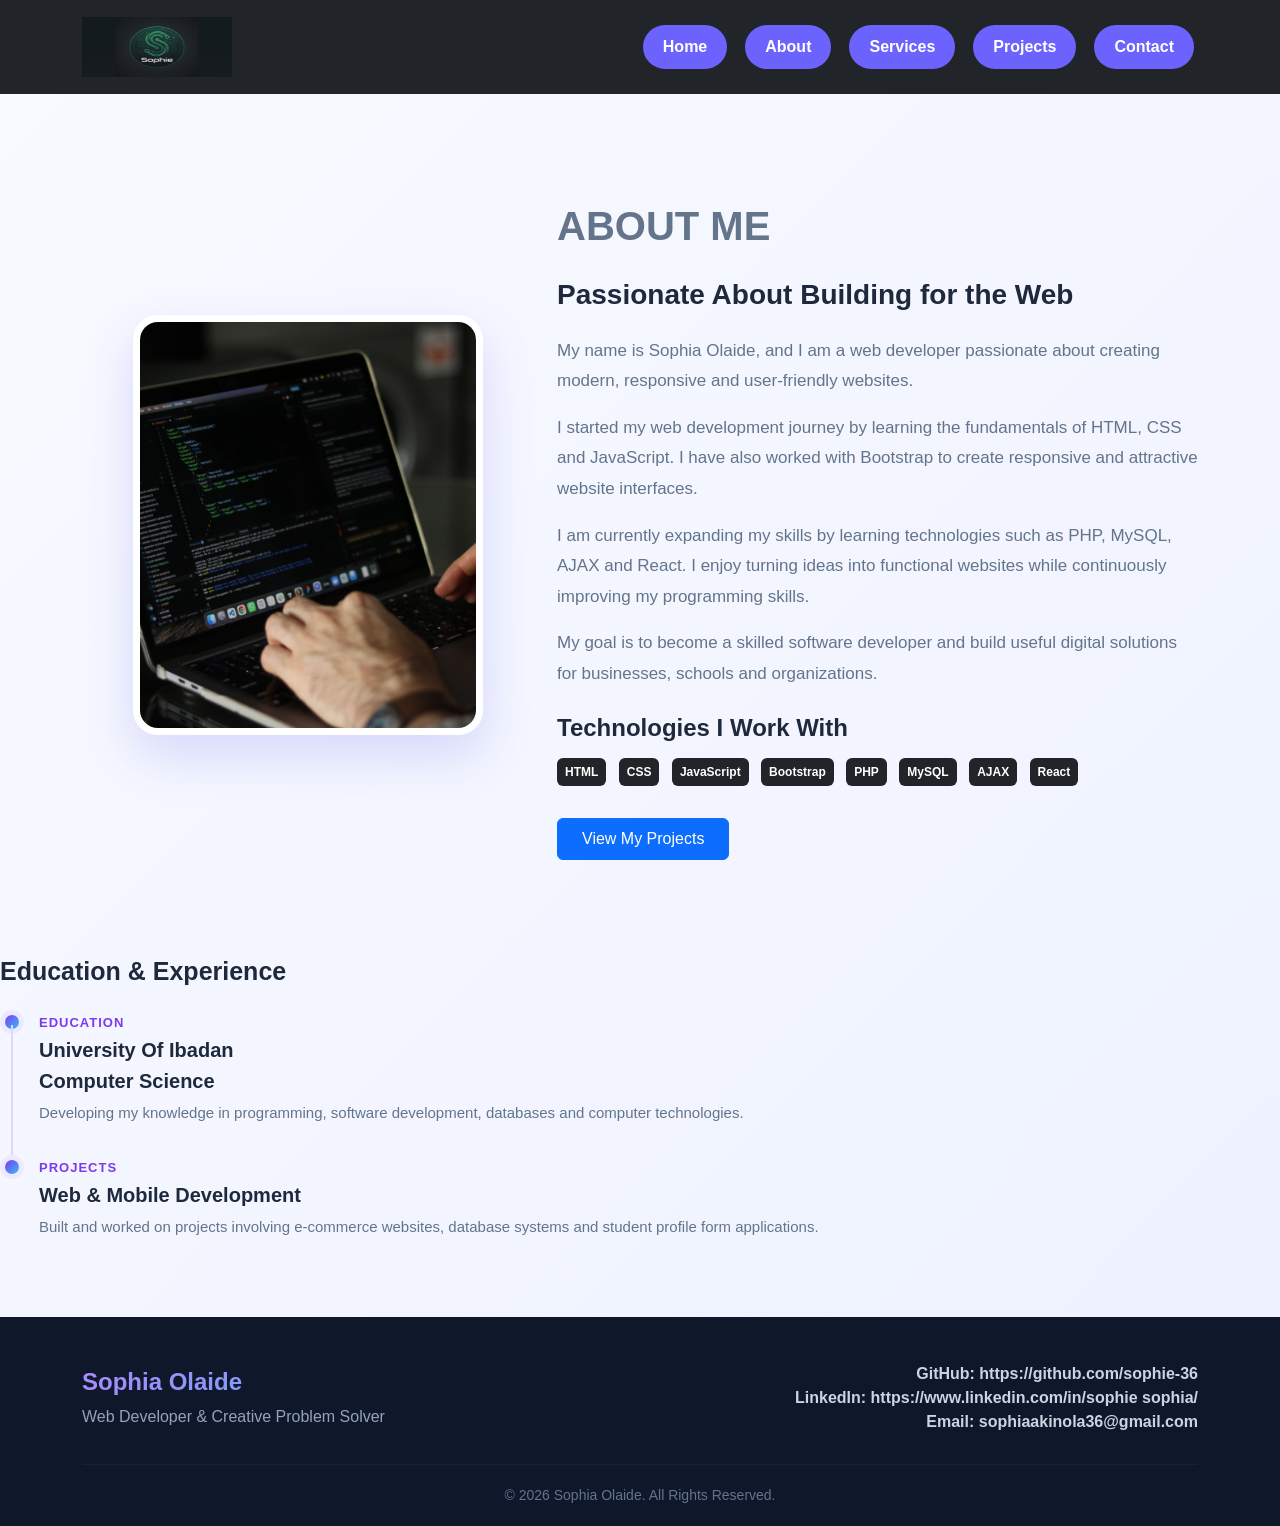
<file: about.html>
<!DOCTYPE html>
<html lang="en">

<head>
    <meta charset="UTF-8">
    <meta name="viewport" content="width=device-width, initial-scale=1.0">

    <title>About Me |Akinola Sophia Olaide </title>

    <!-- Bootstrap CSS -->
    <link
        href="https://cdn.jsdelivr.net/npm/bootstrap@5.3.3/dist/css/bootstrap.min.css"
        rel="stylesheet"
    >

    <!-- Custom CSS -->
    <link rel="stylesheet" href="css/style.css">
	<script
    src="https://cdn.jsdelivr.net/npm/bootstrap@5.3.3/dist/js/bootstrap.bundle.min.js">
</script>

</head>

<body>

<!-- ================================
     NAVBAR START
================================ -->

<nav class="navbar navbar-expand-lg navbar-dark custom-navbar">

    <div class="container">

        <a class="navbar-brand fw-bold" href="index.html">
            <img src="image/sophielogo.jpeg"
                 alt="sophieLogo"
                 class="site-logo" width="150px"  height="60px">
        </a>

        <button
            class="navbar-toggler"
            type="button"
            data-bs-toggle="collapse"
            data-bs-target="#navbarMenu"
            aria-controls="navbarMenu"
            aria-expanded="false"
            aria-label="Toggle navigation"
        >
            <span class="navbar-toggler-icon"></span>
        </button>

        <div class="collapse navbar-collapse" id="navbarMenu">

            <ul class="navbar-nav ms-auto">

                <li class="nav-item">
                    <a class="nav-link" href="index.html">
                        Home
                    </a>
                </li>

                <li class="nav-item">
                    <a class="nav-link active" href="about.html">
                        About
                    </a>
                </li>

                <li class="nav-item">
                    <a class="nav-link" href="services.html">
                        Services
                    </a>
                </li>

                <li class="nav-item">
                    <a class="nav-link" href="projects.html">
                        Projects
                    </a>
                </li>

                <li class="nav-item">
                    <a class="nav-link" href="contact.html">
                        Contact
                    </a>
                </li>

            </ul>

        </div>

    </div>

</nav>

<!-- ================================
     NAVBAR END
================================ -->


<!-- ================================
     ABOUT HERO START
================================ -->

<section class="about-section py-5">

    <div class="container py-5">

        <div class="row align-items-center">

            <!-- ABOUT IMAGE -->

            <div class="col-lg-5 mb-5 mb-lg-0">

                <div class="about-image">

                    <img
                        src="image/coders.jpg"
                        alt="Sophia Olaide"
						height="300px"
						width="350px"
                    >

                </div>

            </div>


            <!-- ABOUT TEXT -->

            <div class="col-lg-7">

                <p class="section-intro;" style="font-size: 40px;">
                 <b> ABOUT ME</b>
                </p>

                <h3 class="fw-bold mb-4">
                    Passionate About Building for the Web
                </h3>

                <p>
                    My name is Sophia Olaide, and I am a web developer
                    passionate about creating modern, responsive and
                    user-friendly websites.
                </p>

                <p>
                    I started my web development journey by learning
                    the fundamentals of HTML, CSS and JavaScript. I
                    have also worked with Bootstrap to create responsive
                    and attractive website interfaces.
                </p>

                <p>
                    I am currently expanding my skills by learning
                    technologies such as PHP, MySQL, AJAX and React.
                    I enjoy turning ideas into functional websites
                    while continuously improving my programming skills.
                </p>

                <p>
                    My goal is to become a skilled software developer
                    and build useful digital solutions for businesses,
                    schools and organizations.
                </p>


                <!-- SKILLS -->

                <div class="mt-4">

                    <h4 class="fw-bold mb-3">
                        Technologies I Work With
                    </h4>

                    <span class="badge bg-dark p-2 me-2 mb-2">
                        HTML
                    </span>

                    <span class="badge bg-dark p-2 me-2 mb-2">
                        CSS
                    </span>

                    <span class="badge bg-dark p-2 me-2 mb-2">
                        JavaScript
                    </span>

                    <span class="badge bg-dark p-2 me-2 mb-2">
                        Bootstrap
                    </span>

                    <span class="badge bg-dark p-2 me-2 mb-2">
                        PHP
                    </span>

                    <span class="badge bg-dark p-2 me-2 mb-2">
                        MySQL
                    </span>

                    <span class="badge bg-dark p-2 me-2 mb-2">
                        AJAX
                    </span>

                    <span class="badge bg-dark p-2 me-2 mb-2">
                        React
                    </span>

                </div>


                <!-- BUTTON -->

                <div class="mt-4">

                    <a
                        href="projects.html"
                        class="btn btn-primary px-4 py-2"
                    >
                        View My Projects
                    </a>
					

                </div>

            </div>

        </div>

    </div>

<!-- =================================
     EDUCATION / EXPERIENCE
================================= -->

<div class="timeline-section mt-5">

    <h4 class="fw-bold mb-4">
        Education & Experience
    </h4>


    <!-- EDUCATION -->

    <div class="timeline-item">

        <div class="timeline-dot"></div>

        <div>

            <span class="timeline-date">
                Education
            </span>

            <h5>
                University Of Ibadan
            </h5>
			
			<h5> Computer Science </h5>

            <p>
                Developing my knowledge in programming,
                software development, databases and computer
                technologies.
            </p>

        </div>

    </div>


    <!-- PROJECT EXPERIENCE -->

    <div class="timeline-item">

        <div class="timeline-dot"></div>

        <div>

            <span class="timeline-date">
                Projects
            </span>

            <h5>
                Web & Mobile Development
            </h5>

            <p>
                Built and worked on projects involving
                e-commerce websites, database systems and
                student profile form applications.
            </p>

        </div>

    </div>

</div>
</section>

<!-- =================================
     FOOTER START
================================= -->

<footer class="portfolio-footer">

    <div class="container">

        <div class="row align-items-center">

            <!-- NAME -->

            <div class="col-md-6 text-center text-md-start">

                <h4>
                    Sophia Olaide
                </h4>

                <p>
                    Web Developer & Creative Problem Solver
                </p>

            </div>


            <!-- SOCIAL LINKS -->

            <div class="col-md-6 text-center text-md-end">

                <a href="#" class="footer-link">
                    GitHub:  https://github.com/sophie-36
                </a>

                <a href="#" class="footer-link">
                    
					LinkedIn: https://www.linkedin.com/in/sophie sophia/
                </a>

                <a href="#" class="footer-link">
                    Email: sophiaakinola36@gmail.com
                </a>

            </div>

        </div>


        <hr>


        <div class="text-center">

            <p class="copyright">
                © 2026 Sophia Olaide. All Rights Reserved.
            </p>

        </div>

    </div>

</footer>

<!-- =================================
     FOOTER END
================================= -->


</body>
</html>
</file>
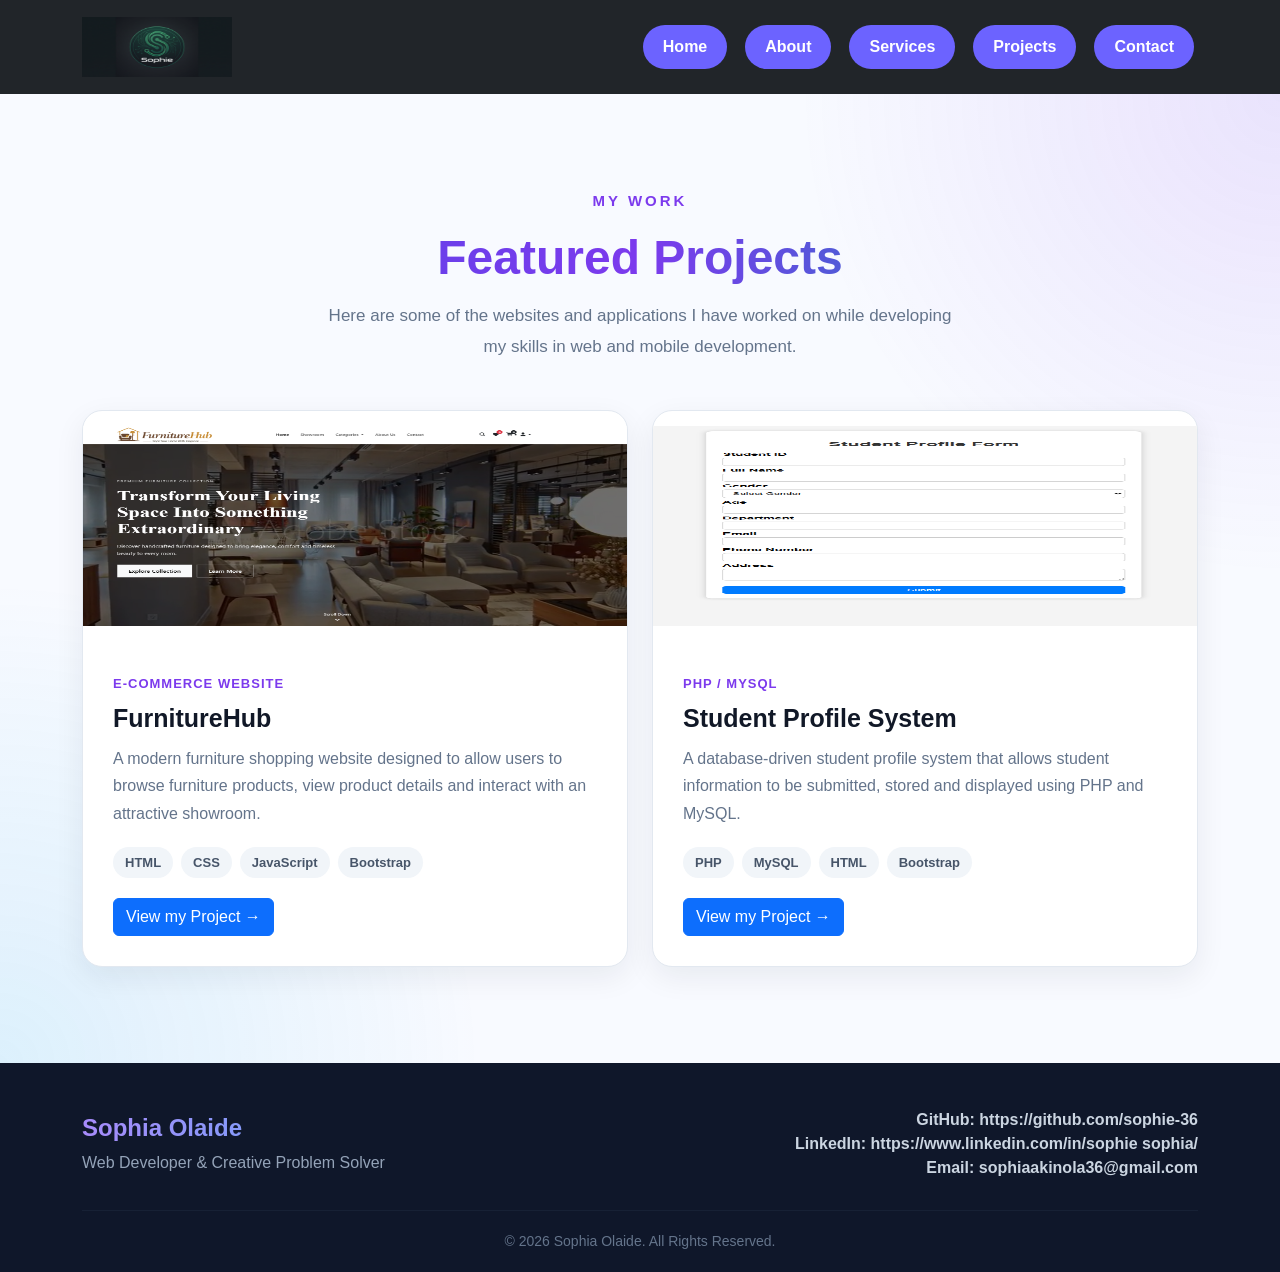
<file: projects.html>
<!DOCTYPE html>
<html lang="en">

<head>

    <meta charset="UTF-8">

    <meta name="viewport" content="width=device-width, initial-scale=1.0">

    <title>Projects | Sophia Olaide</title>

    <!-- Bootstrap CSS -->
    <link
        href="https://cdn.jsdelivr.net/npm/bootstrap@5.3.3/dist/css/bootstrap.min.css"
        rel="stylesheet"
    >

    <!-- Custom CSS -->
    <link rel="stylesheet" href="css/style.css">
	<script
    src="https://cdn.jsdelivr.net/npm/bootstrap@5.3.3/dist/js/bootstrap.bundle.min.js">
</script>

</head>


<body>


<!-- =================================
     NAVBAR START
================================= -->

<nav class="navbar navbar-expand-lg navbar-dark custom-navbar">

    <div class="container">

            <a class="navbar-brand fw-bold" href="index.html">
            <img src="image/sophielogo.jpeg"
                 alt="sophieLogo"
                 class="site-logo" width="150px"  height="60px">
        </a>


        <button
            class="navbar-toggler"
            type="button"
            data-bs-toggle="collapse"
            data-bs-target="#navbarMenu"
        >

            <span class="navbar-toggler-icon"></span>

        </button>


        <div class="collapse navbar-collapse" id="navbarMenu">

            <ul class="navbar-nav ms-auto">

                <li class="nav-item">
                    <a class="nav-link" href="index.html">
                        Home
                    </a>
                </li>


                <li class="nav-item">
                    <a class="nav-link" href="about.html">
                        About
                    </a>
                </li>


                <li class="nav-item">
                    <a class="nav-link" href="services.html">
                        Services
                    </a>
                </li>


                <li class="nav-item">
                    <a class="nav-link active" href="projects.html">
                        Projects
                    </a>
                </li>


                <li class="nav-item">
                    <a class="nav-link" href="contact.html">
                        Contact
                    </a>
                </li>

            </ul>

        </div>

    </div>

</nav>

<!-- =================================
     NAVBAR END
================================= -->



<!-- =================================
     PROJECTS SECTION START
================================= -->

<section class="projects-section py-5">

    <div class="container py-5">


        <!-- PAGE INTRO -->

        <div class="text-center mb-5">

            <p class="section-intro">
                MY WORK
            </p>


            <h1 class="projects-title">
                Featured Projects
            </h1>


            <p class="projects-description">

                Here are some of the websites and applications
                I have worked on while developing my skills
                in web and mobile development.

            </p>

        </div>



        <!-- =================================
             PROJECT CARDS
        ================================= -->


        <div class="row g-4">



            <!-- PROJECT 1 -->

            <div class="col-md-6 col-lg-6">

                <div class="project-card">
         <div class="project-image">

    <img
        src="image/furniturehub-homepage.png"
        alt="FurnitureHub website" height="200px" width="800px">

</div>                    


                    <div class="project-content">

                        <span class="project-category">
                            E-commerce Website
                        </span>


                        <h3>
                            FurnitureHub
                        </h3>


                        <p>

                            A modern furniture shopping website
                            designed to allow users to browse
                            furniture products, view product details
                            and interact with an attractive showroom.

                        </p>


                        <div class="project-tech">

                            <span>HTML</span>
                            <span>CSS</span>
                            <span>JavaScript</span>
                            <span>Bootstrap</span>

                        </div>
<a class="btn btn-primary" href="furniturehub.html">View my Project →</a>
                    </div>

                </div>

            </div
            <!-- PROJECT 2 -->

            <div class="col-md-6 col-lg-6">

                <div class="project-card">

                     <div class="project-image">

    <img
        src="image/studentprofile.png"
        alt="FurnitureHub website" height="200px" width="800px">

</div>


                    <div class="project-content">

                        <span class="project-category">
                            PHP / MySQL
                        </span>


                        <h3>
                            Student Profile System
                        </h3>


                        <p>

                            A database-driven student profile system
                            that allows student information to be
                            submitted, stored and displayed using
                            PHP and MySQL.

                        </p>


                        <div class="project-tech">

                            <span>PHP</span>
                            <span>MySQL</span>
                            <span>HTML</span>
                            <span>Bootstrap</span>

                        </div>
						<a class="btn btn-primary" href="studentprofile.html">View my Project →</a>
						
                    </div>

                </div>

            </div>

</section>
<!-- =================================
     FOOTER START
================================= -->

<footer class="portfolio-footer">

    <div class="container">

        <div class="row align-items-center">

            <!-- NAME -->

            <div class="col-md-6 text-center text-md-start">

                <h4>
                    Sophia Olaide
                </h4>

                <p>
                    Web Developer & Creative Problem Solver
                </p>

            </div>


            <!-- SOCIAL LINKS -->

            <div class="col-md-6 text-center text-md-end">

                <a href="#" class="footer-link">
                    GitHub: https://github.com/sophie-36
                </a>

                <a href="#" class="footer-link">
                LinkedIn: https://www.linkedin.com/in/sophie sophia/
                </a>

                <a href="#" class="footer-link">
                    Email: sophiaakinola36@gmail.com
                </a>

            </div>

        </div>


        <hr>


        <div class="text-center">

            <p class="copyright">
                © 2026 Sophia Olaide. All Rights Reserved.
            </p>

        </div>

    </div>

</footer>

<!-- =================================
     FOOTER END
================================= -->


</body>

</html>
</file>
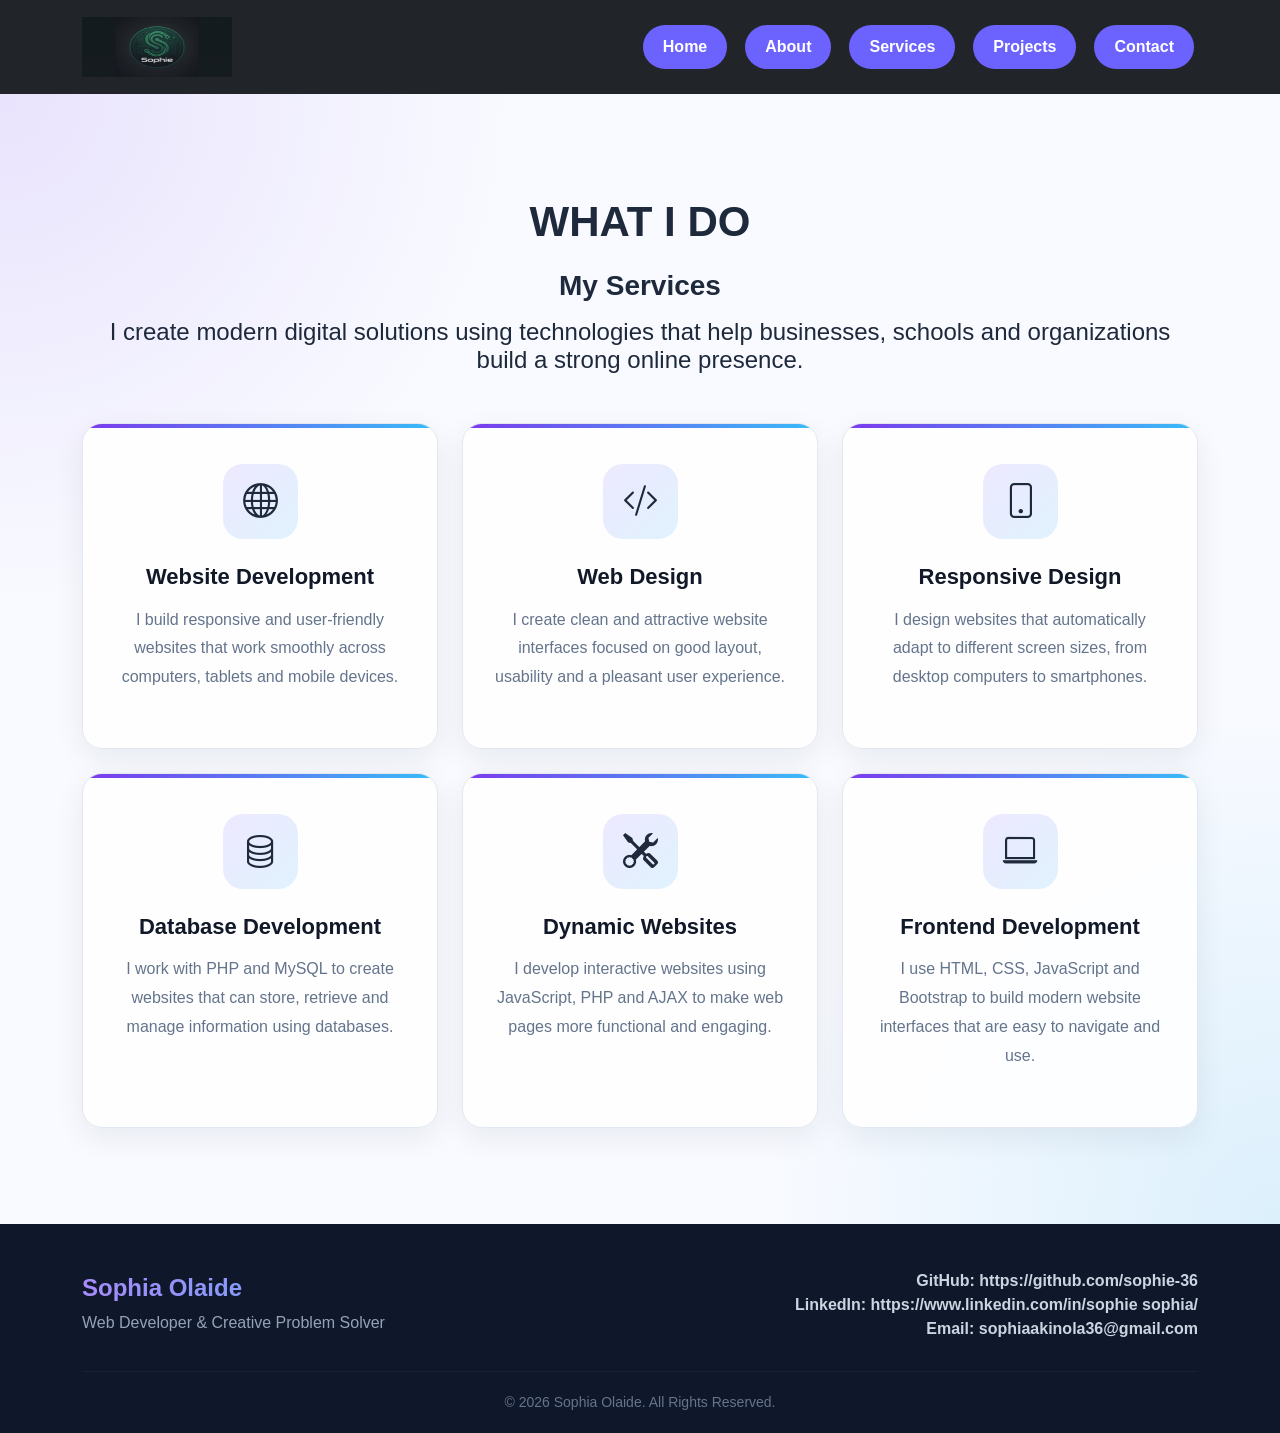
<file: services.html>
<!DOCTYPE html>
<html lang="en">

<head>
    <meta charset="UTF-8">
    <meta name="viewport" content="width=device-width, initial-scale=1.0">

    <title>Services | Akinola Sophia Olaide</title>

    <!-- Bootstrap CSS -->
    <link
        href="https://cdn.jsdelivr.net/npm/bootstrap@5.3.3/dist/css/bootstrap.min.css"
        rel="stylesheet"
    >
	<!-- Bootstrap Icons -->
<link
    rel="stylesheet"
    href="https://cdn.jsdelivr.net/npm/bootstrap-icons@1.11.3/font/bootstrap-icons.min.css"
>

    <!-- Custom CSS -->
    <link rel="stylesheet" href="css/style.css">
	
<script
    src="https://cdn.jsdelivr.net/npm/bootstrap@5.3.3/dist/js/bootstrap.bundle.min.js">
</script>

</head>

<body>

<!-- ================================
     NAVBAR START
================================ -->

<nav class="navbar navbar-expand-lg navbar-dark custom-navbar">


    <div class="container">    
       <a class="navbar-brand fw-bold" href="index.html">
            <img src="image/sophielogo.jpeg"
                 alt="sophieLogo"
                 class="site-logo" width="150px"  height="60px">
        </a>

        <button
            class="navbar-toggler"
            type="button"
            data-bs-toggle="collapse"
            data-bs-target="#navbarMenu"
            aria-controls="navbarMenu"
            aria-expanded="false"
            aria-label="Toggle navigation"
        >
            <span class="navbar-toggler-icon"></span>
        </button>

        <div class="collapse navbar-collapse" id="navbarMenu">

            <ul class="navbar-nav ms-auto">

                <li class="nav-item">
                    <a class="nav-link" href="index.html">
                        Home
                    </a>
                </li>

                <li class="nav-item">
                    <a class="nav-link" href="about.html">
                        About
                    </a>
                </li>

                <li class="nav-item">
                    <a class="nav-link active" href="services.html">
                        Services
                    </a>
                </li>

                <li class="nav-item">
                    <a class="nav-link" href="projects.html">
                        Projects
                    </a>
                </li>

                <li class="nav-item">
                    <a class="nav-link" href="contact.html">
                        Contact
                    </a>
                </li>

            </ul>

        </div>

    </div>

</nav>


<!-- ================================
     NAVBAR END
================================ -->


<!-- ================================
     SERVICES SECTION START
================================ -->

<section class="services-section py-5">

    <div class="container py-5">

        <!-- SECTION TITLE -->

        <div class="text-center mb-5">

            <p class="section-intro;" style="font-size:42px;">
               <b> WHAT I DO </b>
            </p>

            <h3 class="fw-bold">
                My Services
            </h3>

            <p class="services-description"> <h4>
                I create modern digital solutions using technologies
                that help businesses, schools and organizations build
                a strong online presence.
            </h4></p>

        </div>


        <!-- SERVICES -->

        <div class="row g-4">


            <!-- SERVICE 1 -->

            <div class="col-md-6 col-lg-4">

                <div class="service-card">

                    <div class="service-icon">
					<i class="bi bi-globe"></i>
                    </div>

                    <h3>
                        Website Development
                    </h3>

                    <p>
                        I build responsive and user-friendly websites
                        that work smoothly across computers, tablets
                        and mobile devices.
                    </p>

                </div>

            </div>


            <!-- SERVICE 2 -->

            <div class="col-md-6 col-lg-4">

                <div class="service-card">

                    <div class="service-icon">
                        <i class="bi bi-code-slash"></i>
                    </div>

                    <h3>
                        Web Design
                    </h3>

                    <p>
                        I create clean and attractive website interfaces
                        focused on good layout, usability and a pleasant
                        user experience.
                    </p>

                </div>

            </div>


            <!-- SERVICE 3 -->

            <div class="col-md-6 col-lg-4">

                <div class="service-card">

                    <div class="service-icon">
					<i class="bi bi-phone"></i>
                    </div>

                    <h3>
                        Responsive Design
                    </h3>

                    <p>
                        I design websites that automatically adapt to
                        different screen sizes, from desktop computers
                        to smartphones.
                    </p>

                </div>

            </div>


            <!-- SERVICE 4 -->

            <div class="col-md-6 col-lg-4">

                <div class="service-card">

                    <div class="service-icon">
                        <i class="bi bi-database"></i>
                    </div>

                    <h3>
                        Database Development
                    </h3>

                    <p>
                        I work with PHP and MySQL to create websites
                        that can store, retrieve and manage information
                        using databases.
                    </p>

                </div>

            </div>


            <!-- SERVICE 5 -->

            <div class="col-md-6 col-lg-4">

                <div class="service-card">

                    <div class="service-icon">
                        <i class="bi bi-tools"></i>
                    </div>

                    <h3>
                        Dynamic Websites
                    </h3>

                    <p>
                        I develop interactive websites using JavaScript,
                        PHP and AJAX to make web pages more functional
                        and engaging.
                    </p>

                </div>

            </div>


            <!-- SERVICE 6 -->

            <div class="col-md-6 col-lg-4">

                <div class="service-card">

                    <div class="service-icon">
    <i class="bi bi-laptop"></i>
</div>
              <h3>
                        Frontend Development
                    </h3>

                    <p>
                        I use HTML, CSS, JavaScript and Bootstrap to
                        build modern website interfaces that are easy
                        to navigate and use.
                    </p>

                </div>

            </div>

        </div>

    </div>

</section>
<!-- =================================
     FOOTER START
================================= -->

<footer class="portfolio-footer">

    <div class="container">

        <div class="row align-items-center">

            <!-- NAME -->

            <div class="col-md-6 text-center text-md-start">

                <h4>
                    Sophia Olaide
                </h4>

                <p>
                    Web Developer & Creative Problem Solver
                </p>

            </div>


            <!-- SOCIAL LINKS -->

            <div class="col-md-6 text-center text-md-end">

                <a href="#" class="footer-link">
                    GitHub: https://github.com/sophie-36
                </a>

                <a href="#" class="footer-link">
                   
					LinkedIn: https://www.linkedin.com/in/sophie sophia/
                </a>

                <a href="#" class="footer-link">
                    Email: sophiaakinola36@gmail.com
               </a>

            </div>

        </div>


        <hr>


        <div class="text-center">

            <p class="copyright">
                © 2026 Sophia Olaide. All Rights Reserved.
            </p>

        </div>

    </div>

</footer>

<!-- =================================
     FOOTER END
================================= -->

</body>
</html>
</file>
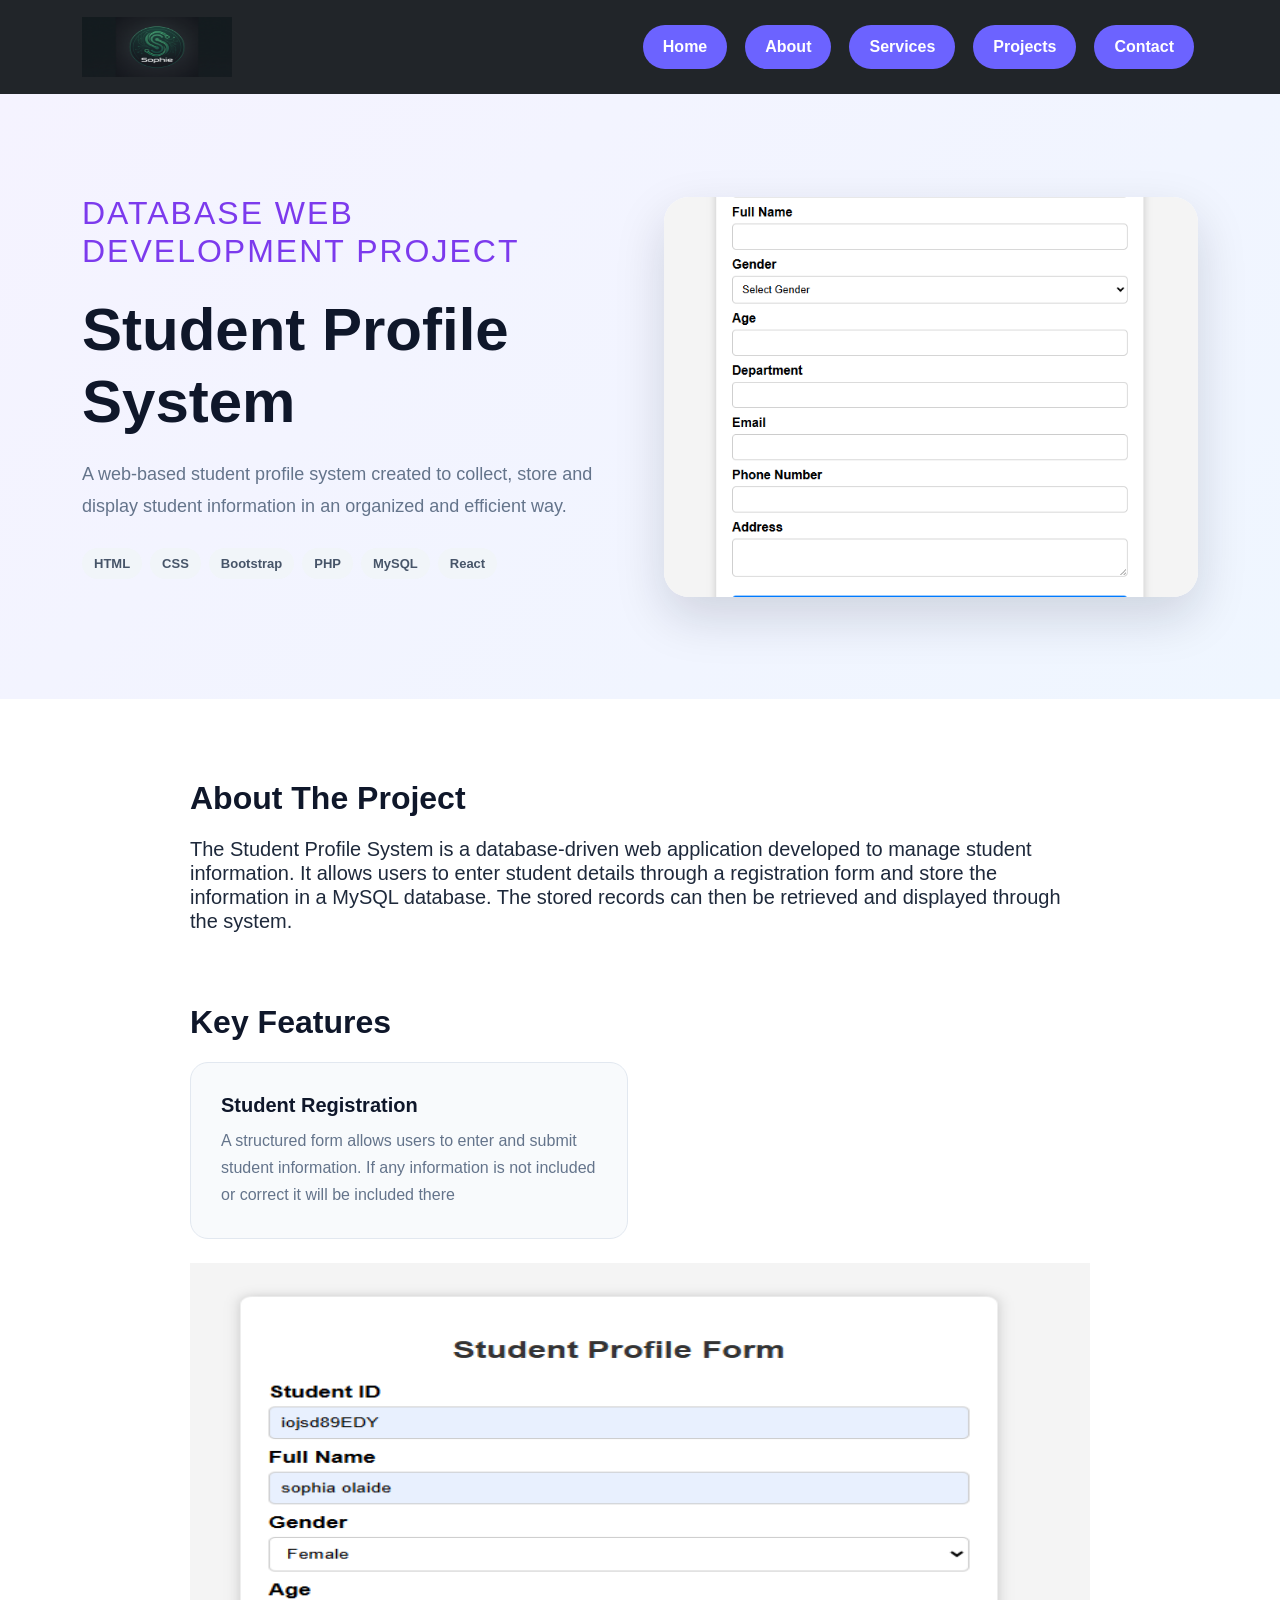
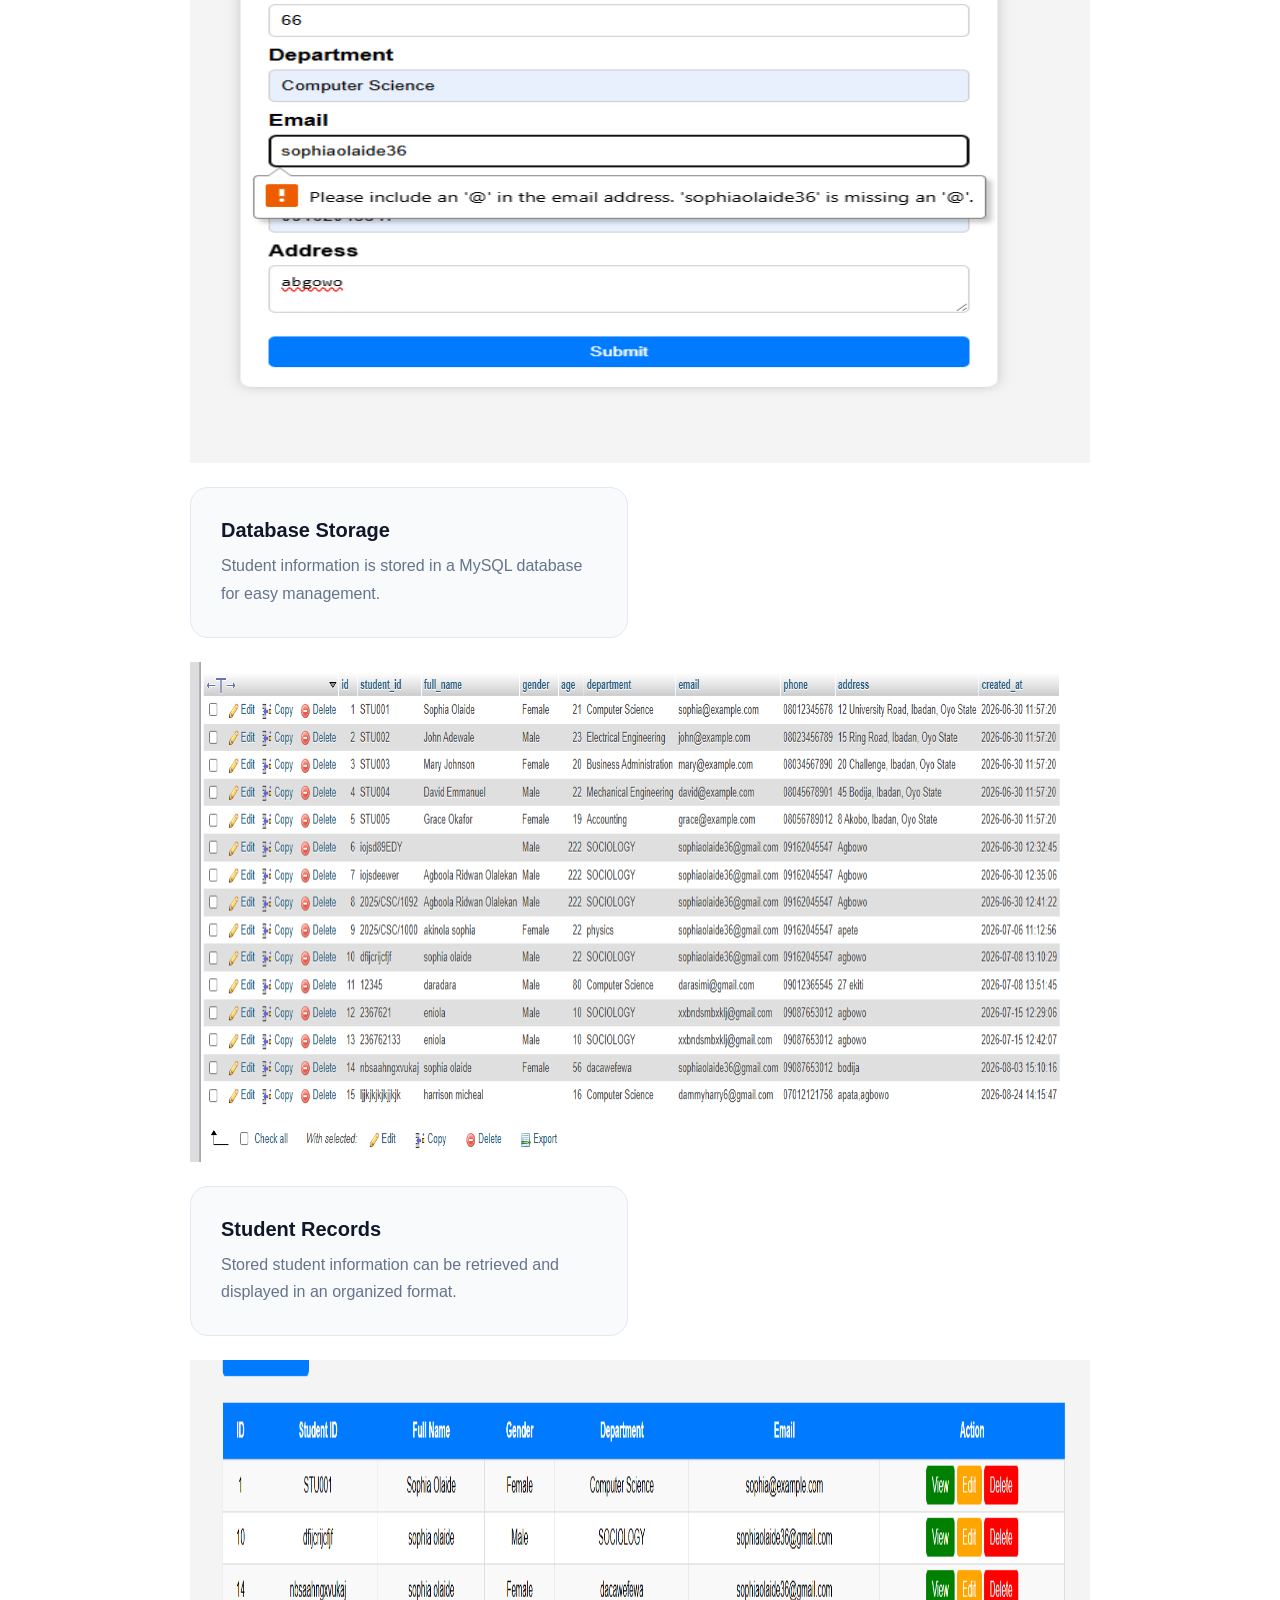
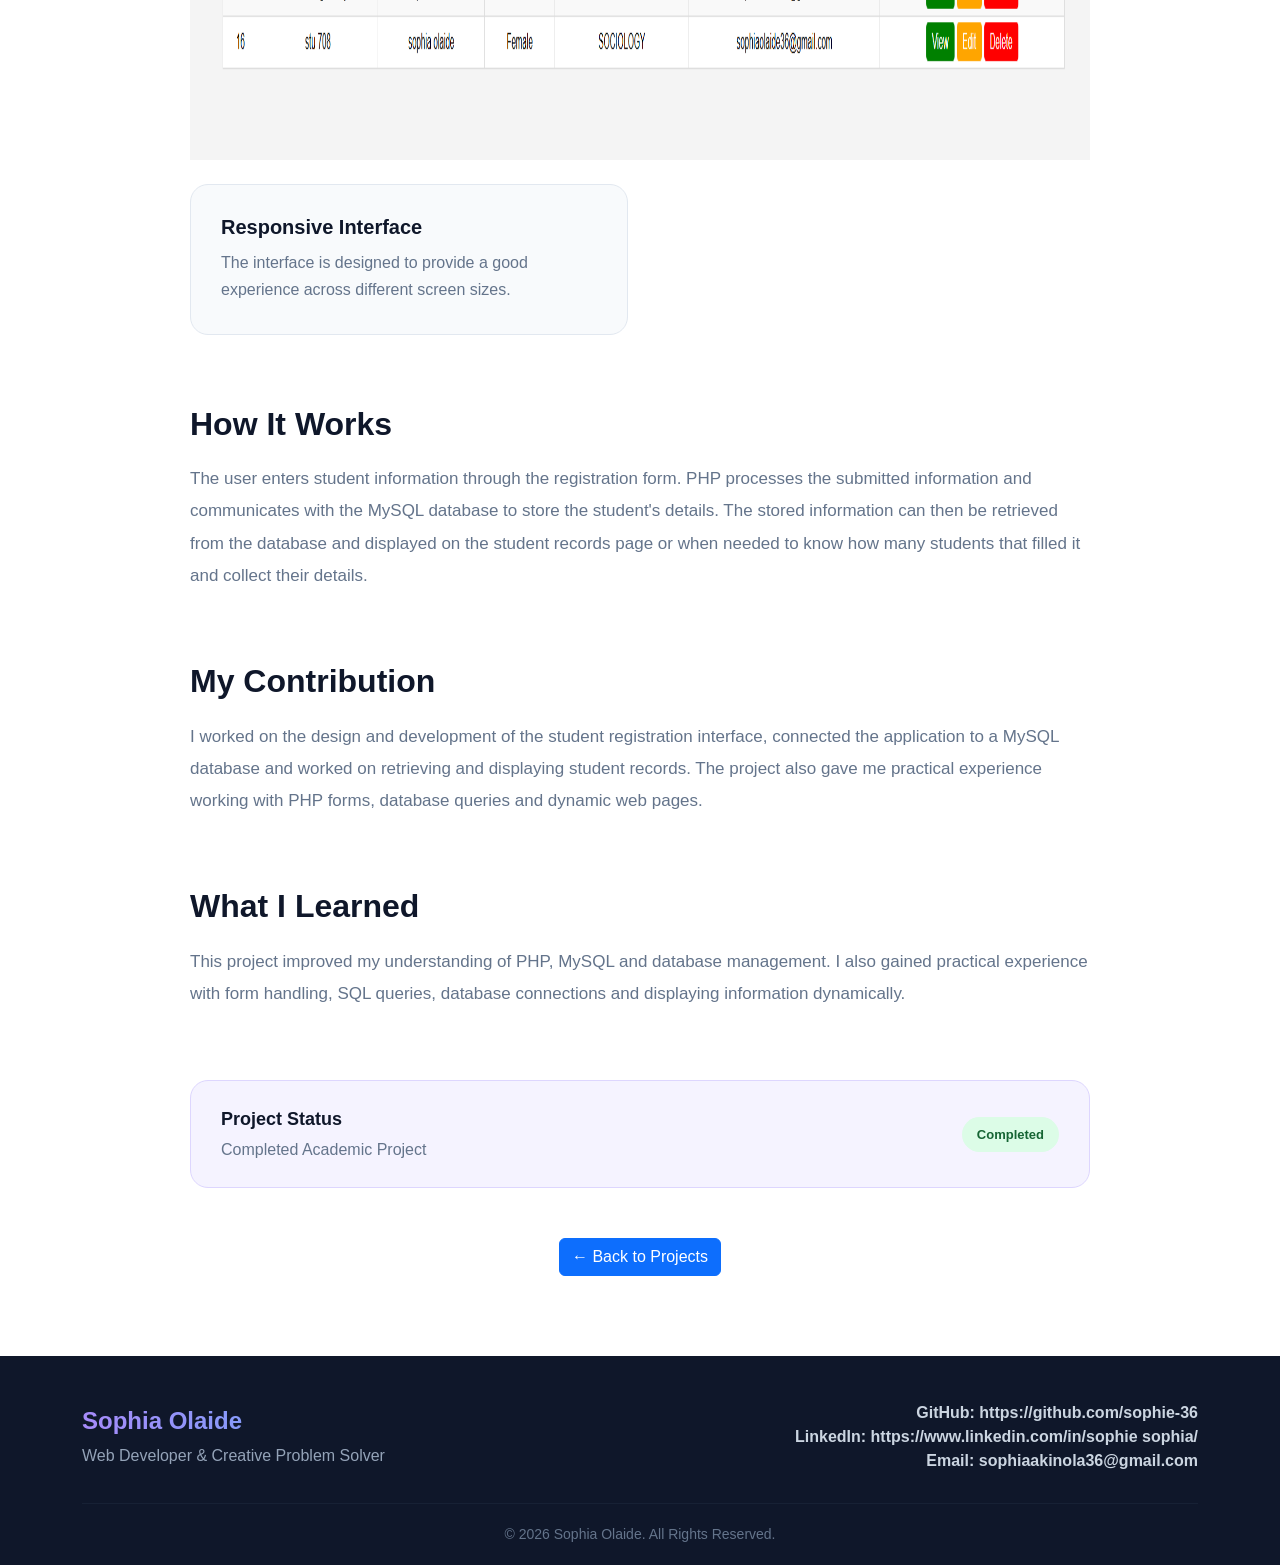
<file: studentprofile.html>
<!DOCTYPE html>
<html lang="en">

<head>

    <meta charset="UTF-8">

    <meta name="viewport" content="width=device-width, initial-scale=1.0">

    <title>Student Profile System | Sophia Olaide</title>

    <!-- Bootstrap CSS -->
    <link
        href="https://cdn.jsdelivr.net/npm/bootstrap@5.3.3/dist/css/bootstrap.min.css"
        rel="stylesheet"
    >

    <!-- Main Portfolio CSS -->
    <link rel="stylesheet" href="css/style.css">

</head>


<body>


<!-- =========================================
     NAVBAR START
========================================= -->

<nav class="navbar navbar-expand-lg navbar-dark custom-navbar">
    <div class="container">

        <!-- Logo / Name -->
        <a class="navbar-brand fw-bold" href="index.html">
                        <img src="image/sophielogo.jpeg"
                 alt="sophieLogo"
                 class="site-logo" width="150px"  height="60px">
        </a>


        <!-- Mobile Menu Button -->
        <button
            class="navbar-toggler"
            type="button"
            data-bs-toggle="collapse"
            data-bs-target="#navbarMenu"
        >

            <span class="navbar-toggler-icon"></span>

        </button>


        <!-- Navigation -->
        <div
            class="collapse navbar-collapse"
            id="navbarMenu"
        >

            <ul class="navbar-nav ms-auto">

                <li class="nav-item">
                    <a class="nav-link" href="index.html">
                        Home
                    </a>
                </li>

                <li class="nav-item">
                    <a class="nav-link" href="about.html">
                        About
                    </a>
                </li>

                <li class="nav-item">
                    <a class="nav-link" href="services.html">
                        Services
                    </a>
                </li>

                <li class="nav-item">
                    <a class="nav-link active" href="projects.html">
                        Projects
                    </a>
                </li>

                <li class="nav-item">
                    <a class="nav-link" href="contact.html">
                        Contact
                    </a>
                </li>

            </ul>

        </div>

    </div>

</nav>

<!-- NAVBAR END -->



<!-- =========================================
     PROJECT HERO
========================================= -->

<section class="single-project-hero">

    <div class="container">

        <div class="row align-items-center g-5">


            <!-- PROJECT TEXT -->

            <div class="col-lg-6">

                <span class="single-project-label"><h2>
                    DATABASE WEB DEVELOPMENT PROJECT
               </h2> </span>

                <h1>
                    Student Profile System
                </h1>

                <p class="single-project-intro">

                    A web-based student profile system created
                    to collect, store and display student
                    information in an organized and efficient way.

                </p>


                <!-- TECHNOLOGIES -->

                <div class="project-tech">

                    <span>HTML</span>

                    <span>CSS</span>

                    <span>Bootstrap</span>

                    <span>PHP</span>

                    <span>MySQL</span>
					
					<span>React</span>

                </div>

            </div>



            <!-- PROJECT IMAGE -->

            <div class="col-lg-6">

                <div class="single-project-image">

                    <img
                        src="image/studentprofile.png"
                        alt="Student Profile System" height="500px" width="400px"
                    >

                </div>

            </div>

        </div>

    </div>

</section>



<!-- =========================================
     PROJECT DETAILS
========================================= -->

<section class="single-project-content">

    <div class="container">


        <!-- ABOUT THE PROJECT -->

        <div class="project-content-section">

            <h2><b>
                About The Project
           </b> </h2>

            <p><h5>

                The Student Profile System is a database-driven
                web application developed to manage student
                information.

                It allows users to enter student details through
                a registration form and store the information
                in a MySQL database.

                The stored records can then be retrieved and
                displayed through the system.

          </h5></p>

        </div>



        <!-- KEY FEATURES -->

        <div class="project-content-section">

            <h2>
                Key Features
            </h2>


            <div class="row g-4">


                <!-- FEATURE 1 -->

                <div class="col-md-6">

                    <div class="feature-box">

                        <h4>
                            Student Registration
                        </h4>

                        <p>

                            A structured form allows users to
                            enter and submit student information.
							If any information is not included or correct
							it will be included there

                        </p>

                    </div>

                </div>
				
                    <img
                        src="image/studentprofile1.png"
                        alt="FurnitureHub website" height="800px" width="300px"
                    >



                <!-- FEATURE 2 -->

                <div class="col-md-6">

                    <div class="feature-box">

                        <h4>
                            Database Storage
                        </h4>

                        <p>

                            Student information is stored in
                            a MySQL database for easy management.

                        </p>

                    </div>

                </div>
<img
                        src="image/studentprofile-records.png"
                        alt="FurnitureHub website" height="500px" width="400px"
                    >



                <!-- FEATURE 3 -->

                <div class="col-md-6">

                    <div class="feature-box">

                        <h4>
                            Student Records
                        </h4>

                        <p>

                            Stored student information can be
                            retrieved and displayed in an
                            organized format.

                        </p>

                    </div>

                </div>
<img
                        src="image/studentprofile-view.png"
                        alt="FurnitureHub website" height="400px" width="200px"
                    >


                <!-- FEATURE 4 -->

                <div class="col-md-6">

                    <div class="feature-box">

                        <h4>
                            Responsive Interface
                        </h4>

                        <p>

                            The interface is designed to provide
                            a good experience across different
                            screen sizes.

                        </p>

                    </div>

                </div>

            </div>

        </div>



        <!-- HOW IT WORKS -->

        <div class="project-content-section">

            <h2>
                How It Works
            </h2>

            <p>

                The user enters student information through the
                registration form.

                PHP processes the submitted information and
                communicates with the MySQL database to store
                the student's details.

                The stored information can then be retrieved
                from the database and displayed on the student
                records page or when needed to know how many students
				that filled it and collect their details.

            </p>

        </div>


        <!-- MY CONTRIBUTION -->

        <div class="project-content-section">

            <h2>
                My Contribution
            </h2>

            <p>

                I worked on the design and development of the
                student registration interface, connected the
                application to a MySQL database and worked on
                retrieving and displaying student records.

                The project also gave me practical experience
                working with PHP forms, database queries and
                dynamic web pages.

            </p>

        </div>



        <!-- WHAT I LEARNED -->

        <div class="project-content-section">

            <h2>
                What I Learned
            </h2>

            <p>

                This project improved my understanding of PHP,
                MySQL and database management.

                I also gained practical experience with form
                handling, SQL queries, database connections
                and displaying information dynamically.

            </p>

        </div>



        <!-- PROJECT STATUS -->

        <div class="project-status-box">

            <div>

                <strong>
                    Project Status
                </strong>

                <p>
                    Completed Academic Project
                </p>

            </div>


            <span class="status-badge">
                Completed
            </span>

        </div>



        <!-- BACK TO PROJECTS -->

        <div class="text-center">

            <a
                href="projects.html"
                class="btn btn-primary"
            >
                ← Back to Projects
            </a>

        </div>

    </div>

</section>



<!-- =========================================
     FOOTER
========================================= -->

<footer class="portfolio-footer">

    <div class="container">

        <div class="row align-items-center">

            <div class="col-md-6 text-center text-md-start">

                <h4>
                    Sophia Olaide
                </h4>

                <p>
                    Web Developer & Creative Problem Solver
                </p>

            </div>


            <div class="col-md-6 text-center text-md-end">

                <a
                    href="https://github.com/sophie-36"
                    class="footer-link"
                    target="_blank"
                >
                     GitHub: https://github.com/sophie-36
                </a>

                <a
                    href="https://www.linkedin.com/in/sophie sophia/"
                    class="footer-link"
                    target="_blank"
                >
                    LinkedIn: https://www.linkedin.com/in/sophie sophia/
                </a>

                <a
                    href="mailto:sophiaakinola36@gmail.com"
                    class="footer-link"
                >
                      Email: sophiaakinola36@gmail.com
                </a>

            </div>

        </div>


        <hr>


        <div class="text-center">

            <p class="copyright">
                © 2026 Sophia Olaide. All Rights Reserved.
            </p>

        </div>

    </div>

</footer>

<!-- FOOTER END -->



<!-- Bootstrap JavaScript -->

<script
    src="https://cdn.jsdelivr.net/npm/bootstrap@5.3.3/dist/js/bootstrap.bundle.min.js">
</script>


</body>

</html>
</file>
<file: css/style.css>
/* =========================================
   GLOBAL STYLES
========================================= */

* {
    margin: 0;
    padding: 0;
    box-sizing: border-box;
}

body {
    font-family: Arial, sans-serif;
    color: #1e293b;
    background: #f8faff;
}
/* ================================
   NAVIGATION
================================ */

/* ================================
   HEADER
================================ */

.custom-navbar {
    background: #212529 !important;
    background-color: #212529 !important;
    padding: 12px 0 !important;
    width: 100%;
}

.custom-navbar .navbar-nav {
    gap: 10px;
}

.custom-navbar .nav-link {
    background: #6c63ff !important;
    color: white !important;
    padding: 9px 18px !important;
    margin: 3px;
    border-radius: 25px;
    font-weight: 600;
    transition: 0.3s ease;
}

.custom-navbar .nav-link:hover {
    background: #5148d8 !important;
    color: white !important;
}

.custom-navbar .nav-link.active {
    background: #5148d8 !important;
    color: white !important;
}


/* =========================================
   HOME / HERO SECTION
========================================= */

.hero-section {
    min-height: 100vh;

    background:
        radial-gradient(
            circle at 10% 20%,
            rgba(124, 58, 237, 0.18),
            transparent 30%
        ),
        radial-gradient(
            circle at 90% 80%,
            rgba(14, 165, 233, 0.18),
            transparent 30%
        ),
        #f8faff;
}

.hero-section .container {
    min-height: 100vh;
}

.hero-intro {
    color: #7c3aed;
    font-size: 15px;
    font-weight: 800;
    letter-spacing: 4px;
    margin-bottom: 12px;
}

.hero-section h1 {
    font-size: 62px;
    font-weight: 800;
    margin-bottom: 5px;

    background: linear-gradient(
        90deg,
        #4f46e5,
        #7c3aed,
        #0891b2
    );

    -webkit-background-clip: text;
    -webkit-text-fill-color: transparent;
}

.hero-section h2 {
    font-size: 32px;
    font-weight: 700;
    color: #1e293b;
    margin-bottom: 20px;
}

.hero-text {
    max-width: 650px;
    font-size: 18px;
    line-height: 1.8;
    color: #64748b;
}


/* =========================================
   HERO BUTTONS
========================================= */

.hero-buttons {
    margin-top: 30px;
}

.hero-buttons .btn {
    padding: 13px 26px;
    border-radius: 10px;
    margin-right: 10px;
    margin-bottom: 10px;
    transition: 0.3s ease;
}

.hero-buttons .btn-primary {
    border: none;

    background: linear-gradient(
        135deg,
        #7c3aed,
        #4f46e5
    );

    box-shadow:
        0 10px 25px rgba(124, 58, 237, 0.25);
}

.hero-buttons .btn-primary:hover {
    transform: translateY(-3px);

    box-shadow:
        0 15px 30px rgba(124, 58, 237, 0.35);
}

.hero-buttons .btn-outline-dark {
    border: 2px solid #7c3aed;
    color: #7c3aed;
}

.hero-buttons .btn-outline-dark:hover {
    background: #7c3aed;
    border-color: #7c3aed;
    color: white;
}

/* =========================================
   HERO IMAGE
========================================= */

.hero-image {
    width: 350px;
    height: 350px;
    margin: 0 auto;
    border-radius: 50%;
    overflow: hidden;
    box-shadow: 0 15px 40px rgba(0, 0, 0, 0.2);
}

.hero-image img {
    display: block;
    width: 100%;
    height: 100%;
    object-fit: cover;
}


/* =========================================
   ABOUT SECTION
========================================= */

.about-section {
    min-height: 100vh;

    background:
        linear-gradient(
            135deg,
            #f8faff,
            #eef2ff
        );
}

.section-intro {
    color: #7c3aed;
    font-size: 15px;
    font-weight: 800;
    letter-spacing: 3px;
}

.about-section h1 {
    font-size: 44px;
    font-weight: 800;
}

.about-section p {
    color: #64748b;
    font-size: 17px;
    line-height: 1.8;
}


/* =========================================
   ABOUT IMAGE
========================================= */

.about-image {
    width: 350px;
    height: 420px;
    margin: 0 auto;

    overflow: hidden;

    border-radius: 25px;

    border: 7px solid white;

    box-shadow:
        0 20px 50px rgba(79, 70, 229, 0.18);
}

.about-image img {
    width: 100%;
    height: 100%;
    object-fit: cover;
}


/* =========================================
   SERVICES SECTION
========================================= */

.services-section {
    min-height: 100vh;

    background:
        radial-gradient(
            circle at top left,
            rgba(124, 58, 237, 0.12),
            transparent 30%
        ),
        radial-gradient(
            circle at bottom right,
            rgba(14, 165, 233, 0.12),
            transparent 30%
        ),
        #f8faff;
}

.services-section h1 {
    font-size: 48px;
    font-weight: 800;

    background: linear-gradient(
        90deg,
        #4f46e5,
        #7c3aed,
        #0891b2
    );

    -webkit-background-clip: text;
    -webkit-text-fill-color: transparent;
}

.services-description {
    max-width: 650px;
    margin: 15px auto;

    color: #64748b;

    font-size: 17px;
    line-height: 1.8;
}


/* =========================================
   SERVICE CARDS
========================================= */

.service-card {
    position: relative;

    height: 100%;

    padding: 40px 30px;

    text-align: center;

    background: rgba(255, 255, 255, 0.9);

    border-radius: 20px;

    border: 1px solid #e2e8f0;

    box-shadow:
        0 10px 30px rgba(15, 23, 42, 0.07);

    overflow: hidden;

    transition: 0.35s ease;
}

.service-card::before {
    content: "";

    position: absolute;

    top: 0;
    left: 0;

    width: 100%;
    height: 4px;

    background: linear-gradient(
        90deg,
        #7c3aed,
        #38bdf8
    );
}

.service-card:hover {
    transform: translateY(-10px);

    box-shadow:
        0 20px 45px rgba(79, 70, 229, 0.15);
}


/* =========================================
   SERVICE ICON
========================================= */

.service-icon {
    width: 75px;
    height: 75px;

    margin: 0 auto 25px;

    display: flex;
    align-items: center;
    justify-content: center;

    border-radius: 20px;

    font-size: 35px;

    background: linear-gradient(
        135deg,
        #ede9fe,
        #e0f2fe
    );

    transition: 0.3s ease;
}

.service-card:hover .service-icon {
    transform: scale(1.08) rotate(-5deg);
}

.service-card h3 {
    color: #111827;

    font-size: 22px;
    font-weight: 750;

    margin-bottom: 15px;
}

.service-card p {
    color: #64748b;

    line-height: 1.8;
}


/* =========================================
   MOBILE RESPONSIVENESS
========================================= */

@media (max-width: 991px) {

    .hero-section {
        text-align: center;
    }

    .hero-section h1 {
        font-size: 45px;
    }

    .hero-section h2 {
        font-size: 27px;
    }

    .hero-text {
        margin: auto;
    }

    .hero-image {
        width: 270px;
        height: 270px;
        margin-top: 50px;
        margin-bottom: 50px;
    }

    .about-section {
        text-align: center;
    }

    .about-section h1 {
        font-size: 35px;
    }

    .about-image {
        width: 280px;
        height: 350px;
    }

    .services-section h1 {
        font-size: 38px;
    }

}
/* =========================================
   PROJECTS SECTION
========================================= */

.projects-section {

    min-height: 100vh;

    background:
        radial-gradient(
            circle at top right,
            rgba(124, 58, 237, 0.12),
            transparent 30%
        ),
        radial-gradient(
            circle at bottom left,
            rgba(14, 165, 233, 0.12),
            transparent 30%
        ),
        #f8faff;
}


/* =========================================
   PROJECT TITLE
========================================= */

.projects-title {

    font-size: 48px;

    font-weight: 800;

    background: linear-gradient(
        90deg,
        #4f46e5,
        #7c3aed,
        #0891b2
    );

    -webkit-background-clip: text;

    -webkit-text-fill-color: transparent;
}


.projects-description {

    max-width: 650px;

    margin: 15px auto;

    color: #64748b;

    font-size: 17px;

    line-height: 1.8;
}


/* =========================================
   PROJECT CARD
========================================= */

.project-card {

    height: 100%;

    background: white;

    border-radius: 20px;

    overflow: hidden;

    border: 1px solid #e2e8f0;

    box-shadow:
        0 10px 30px rgba(15, 23, 42, 0.07);

    transition: 0.35s ease;
}


.project-card:hover {

    transform: translateY(-10px);

    box-shadow:
        0 20px 45px rgba(79, 70, 229, 0.16);
}


/* =========================================
   PROJECT IMAGE AREA
========================================= */

.project-image {

    height: 230px;

    display: flex;

    align-items: center;

    justify-content: center;

    color: white;

    font-size: 28px;

    font-weight: 800;

    position: relative;

    overflow: hidden;
}


/* Furniture */

.furniture-project {

    background:
        linear-gradient(
            135deg,
            #7c3aed,
            #4f46e5
        );
}


/* React */

.react-project {

    background:
        linear-gradient(
            135deg,
            #0891b2,
            #2563eb
        );
}


/* Student */

.student-project {

    background:
        linear-gradient(
            135deg,
            #ec4899,
            #7c3aed
        );
}


/* Farming */

.farming-project {

    background:
        linear-gradient(
            135deg,
            #059669,
            #0ea5e9
        );
}


/* =========================================
   PROJECT CONTENT
========================================= */

.project-content {

    padding: 30px;
}


.project-category {

    color: #7c3aed;

    font-size: 13px;

    font-weight: 800;

    text-transform: uppercase;

    letter-spacing: 1px;
}


.project-content h3 {

    font-size: 25px;

    font-weight: 750;

    margin-top: 8px;

    margin-bottom: 12px;

    color: #111827;
}


.project-content p {

    color: #64748b;

    line-height: 1.7;

    margin-bottom: 20px;
}


/* =========================================
   TECHNOLOGIES
========================================= */

.project-tech {

    display: flex;

    flex-wrap: wrap;

    gap: 8px;

    margin-bottom: 20px;
}


.project-tech span {

    padding: 6px 12px;

    border-radius: 20px;

    background: #f1f5f9;

    color: #475569;

    font-size: 13px;

    font-weight: 600;
}


/* =========================================
   PROJECT LINK
========================================= */

.project-link {

    text-decoration: none;

    color: #7c3aed;

    font-weight: 700;

    transition: 0.3s ease;
}


.project-link:hover {

    color: #0891b2;

    margin-left: 5px;
}


/* =========================================
   PROJECT MOBILE
========================================= */

@media (max-width: 768px) {

    .projects-title {

        font-size: 38px;

    }

    .project-image {

        height: 200px;

    }

}
/* =========================================
   CONTACT SECTION
========================================= */

.contact-section {

    min-height: 100vh;

    background:
        radial-gradient(
            circle at top left,
            rgba(124, 58, 237, 0.12),
            transparent 30%
        ),
        radial-gradient(
            circle at bottom right,
            rgba(14, 165, 233, 0.12),
            transparent 30%
        ),
        #f8faff;
}


/* =========================================
   CONTACT TITLE
========================================= */

.contact-title {

    font-size: 48px;

    font-weight: 800;

    background: linear-gradient(
        90deg,
        #4f46e5,
        #7c3aed,
        #0891b2
    );

    -webkit-background-clip: text;

    -webkit-text-fill-color: transparent;
}


.contact-description {

    max-width: 650px;

    margin: 15px auto;

    color: #64748b;

    font-size: 17px;

    line-height: 1.8;
}


/* =========================================
   CONTACT INFORMATION
========================================= */

.contact-info {

    height: 100%;

    padding: 40px;

    border-radius: 20px;

    color: white;

    background:
        linear-gradient(
            135deg,
            #4f46e5,
            #7c3aed,
            #0891b2
        );

    box-shadow:
        0 20px 45px rgba(79, 70, 229, 0.2);
}


.contact-info h2 {

    font-size: 32px;

    font-weight: 800;

    margin-bottom: 20px;
}


.contact-info > p {

    color: #e0e7ff;

    line-height: 1.8;

    margin-bottom: 35px;
}


/* =========================================
   CONTACT ITEMS
========================================= */

.contact-item {

    display: flex;

    align-items: center;

    gap: 18px;

    margin-bottom: 25px;
}


.contact-icon {

    width: 55px;

    height: 55px;

    flex-shrink: 0;

    display: flex;

    align-items: center;

    justify-content: center;

    background: rgba(255, 255, 255, 0.15);

    border-radius: 15px;

    font-size: 24px;
}


.contact-item h5 {

    margin: 0 0 5px;

    font-weight: 700;
}


.contact-item p {

    margin: 0;

    color: #e0e7ff;
}


/* =========================================
   CONTACT FORM
========================================= */

.contact-form {

    height: 100%;

    padding: 40px;

    background: white;

    border-radius: 20px;

    border: 1px solid #e2e8f0;

    box-shadow:
        0 10px 30px rgba(15, 23, 42, 0.07);
}


.contact-form .form-label {

    font-weight: 700;

    color: #334155;
}


.contact-form .form-control {

    padding: 13px 15px;

    border: 1px solid #cbd5e1;

    border-radius: 10px;

    transition: 0.3s ease;
}


.contact-form .form-control:focus {

    border-color: #7c3aed;

    box-shadow:
        0 0 0 4px rgba(124, 58, 237, 0.1);
}


/* =========================================
   CONTACT BUTTON
========================================= */

.contact-button {

    padding: 13px 30px;

    color: white;

    font-weight: 700;

    border: none;

    border-radius: 10px;

    background:
        linear-gradient(
            135deg,
            #7c3aed,
            #4f46e5
        );

    box-shadow:
        0 10px 25px rgba(124, 58, 237, 0.25);

    transition: 0.3s ease;
}


.contact-button:hover {

    color: white;

    transform: translateY(-3px);

    box-shadow:
        0 15px 30px rgba(124, 58, 237, 0.35);
}


/* =========================================
   CONTACT MOBILE
========================================= */

@media (max-width: 768px) {

    .contact-title {

        font-size: 38px;

    }

    .contact-info,
    .contact-form {

        padding: 30px 25px;

    }

}
/* =========================================
   FOOTER
========================================= */

.portfolio-footer {

    padding: 45px 0 20px;

    background: #0f172a;

    color: white;
}


.portfolio-footer h4 {

    font-size: 24px;

    font-weight: 800;

    margin-bottom: 8px;

    background: linear-gradient(
        90deg,
        #a78bfa,
        #38bdf8
    );

    -webkit-background-clip: text;

    -webkit-text-fill-color: transparent;
}


.portfolio-footer p {

    color: #94a3b8;

    margin-bottom: 0;
}


.footer-link {

    display: inline-block;

    margin-left: 20px;

    color: #cbd5e1;

    text-decoration: none;

    font-weight: 600;

    transition: 0.3s ease;
}


.footer-link:hover {

    color: #38bdf8;

    transform: translateY(-2px);
}


.portfolio-footer hr {

    margin: 30px 0 20px;

    border-color: #334155;
}


.copyright {

    font-size: 14px;

    color: #64748b !important;
}


/* =========================================
   FOOTER MOBILE
========================================= */

@media (max-width: 768px) {

    .footer-link {

        margin: 10px;

    }

}

/* =========================================
   SKILLS
========================================= */

.about-skills h4,
.timeline-section h4 {

    color: #1e293b;

    font-size: 25px;
}


/* =========================================
   SKILL ITEM
========================================= */

.skill-item {

    margin-bottom: 20px;
}


.skill-header {

    display: flex;

    justify-content: space-between;

    margin-bottom: 8px;

    font-size: 14px;

    font-weight: 700;

    color: #475569;
}


/* =========================================
   SKILL BAR
========================================= */

.skill-bar {

    width: 100%;

    height: 9px;

    background: #e2e8f0;

    border-radius: 20px;

    overflow: hidden;
}


.skill-progress {

    height: 100%;

    border-radius: 20px;

    background: linear-gradient(
        90deg,
        #7c3aed,
        #38bdf8
    );
}


/* =========================================
   TIMELINE
========================================= */

.timeline-section {

    position: relative;
}


.timeline-item {

    position: relative;

    display: flex;

    gap: 20px;

    padding-bottom: 30px;

    margin-left: 5px;
}


.timeline-item::before {

    content: "";

    position: absolute;

    left: 6px;

    top: 15px;

    width: 2px;

    height: calc(100% - 10px);

    background: #ddd6fe;
}


.timeline-item:last-child::before {

    display: none;
}


/* =========================================
   TIMELINE DOT
========================================= */

.timeline-dot {

    width: 14px;

    height: 14px;

    flex-shrink: 0;

    margin-top: 5px;

    border-radius: 50%;

    background: linear-gradient(
        135deg,
        #7c3aed,
        #38bdf8
    );

    box-shadow:
        0 0 0 5px #ede9fe;
}


.timeline-date {

    display: inline-block;

    margin-bottom: 5px;

    color: #7c3aed;

    font-size: 13px;

    font-weight: 800;

    text-transform: uppercase;

    letter-spacing: 1px;
}


.timeline-item h5 {

    font-size: 20px;

    font-weight: 750;

    color: #1e293b;

    margin-bottom: 7px;
}


.timeline-item p {

    margin-bottom: 0;

    font-size: 15px;

    line-height: 1.7;
}

/* =========================================
   CV BUTTON
========================================= */

.btn-cv {

    padding: 13px 26px;

    border-radius: 10px;

    border: 2px solid #0f172a;

    color: #0f172a;

    background: white;

    font-weight: 700;

    transition: 0.3s ease;
}


.btn-cv:hover {

    color: white;

    background: #0f172a;

    transform: translateY(-3px);

}

/* =========================================
   MOBILE HERO IMAGE
========================================= */

@media (max-width: 991px) {

    .hero-section {
        text-align: center;
    }

    .hero-section h1 {
        font-size: 45px;
    }

    .hero-section h2 {
        font-size: 27px;
    }

    .hero-text {
        margin: auto;
    }

    .hero-image {
        width: 250px;
        height: 250px;
        margin: 40px auto 0;
    }
}

/* =========================================
   SINGLE PROJECT PAGE
========================================= */

.single-project-hero {

    padding: 100px 0;

    background: linear-gradient(
        135deg,
        #f5f3ff,
        #eff6ff
    );
}


.single-project-label {

    display: inline-block;

    color: #7c3aed;

    font-size: 13px;

    font-weight: 800;

    letter-spacing: 2px;

    margin-bottom: 15px;
}


.single-project-hero h1 {

    font-size: 60px;

    font-weight: 800;

    color: #0f172a;

    margin-bottom: 20px;
}


.single-project-intro {

    max-width: 600px;

    color: #64748b;

    font-size: 18px;

    line-height: 1.8;

    margin-bottom: 25px;
}


/* PROJECT IMAGE */

.single-project-image {

    width: 100%;

    height: 400px;

    overflow: hidden;

    border-radius: 25px;

    background: #ffffff;

    box-shadow:
        0 20px 50px rgba(15, 23, 42, 0.15);
}


.single-project-image img {

    width: 100%;

    height: 100%;

    object-fit: cover;

    display: block;

    transition: transform 0.5s ease;
}


.single-project-image:hover img {

    transform: scale(1.04);
}



/* PROJECT CONTENT */

.single-project-content {

    padding: 80px 0;

    background: #ffffff;
}


.project-content-section {

    max-width: 900px;

    margin: 0 auto 70px;
}


.project-content-section h2 {

    font-size: 32px;

    font-weight: 800;

    color: #0f172a;

    margin-bottom: 20px;
}


.project-content-section > p {

    color: #64748b;

    font-size: 17px;

    line-height: 1.9;
}



/* FEATURE BOXES */

.feature-box {

    height: 100%;

    padding: 30px;

    border-radius: 18px;

    background: #f8fafc;

    border: 1px solid #e2e8f0;

    transition: 0.3s ease;
}


.feature-box:hover {

    transform: translateY(-5px);

    box-shadow:
        0 15px 35px rgba(15, 23, 42, 0.08);
}


.feature-box h4 {

    font-size: 20px;

    font-weight: 700;

    color: #0f172a;

    margin-bottom: 10px;
}


.feature-box p {

    color: #64748b;

    line-height: 1.7;

    margin-bottom: 0;
}



/* TECHNOLOGY LIST */

.technology-list {

    display: flex;

    flex-wrap: wrap;

    gap: 10px;
}


.technology-list span {

    padding: 10px 16px;

    border-radius: 25px;

    background: #f1f5f9;

    border: 1px solid #e2e8f0;

    color: #475569;

    font-weight: 700;

    font-size: 14px;
}



/* PROJECT STATUS */

.project-status-box {

    max-width: 900px;

    margin: 0 auto 50px;

    padding: 25px 30px;

    border-radius: 18px;

    background: #f5f3ff;

    border: 1px solid #ddd6fe;

    display: flex;

    align-items: center;

    justify-content: space-between;

    gap: 20px;
}


.project-status-box strong {

    display: block;

    color: #0f172a;

    font-size: 18px;

    margin-bottom: 5px;
}


.project-status-box p {

    margin: 0;

    color: #64748b;
}


.status-badge {

    padding: 8px 15px;

    border-radius: 20px;

    background: #dcfce7;

    color: #166534;

    font-size: 13px;

    font-weight: 700;

    white-space: nowrap;
}


.project-back-button {

    margin-top: 20px;
}



/* =========================================
   SINGLE PROJECT MOBILE
========================================= */

@media (max-width: 768px) {

    .single-project-hero {

        padding: 65px 20px;
    }


    .single-project-hero h1 {

        font-size: 42px;
    }


    .single-project-intro {

        font-size: 16px;
    }


    .single-project-image {

        height: 250px;

        border-radius: 18px;
    }


    .single-project-content {

        padding: 60px 20px;
    }


    .project-content-section {

        margin-bottom: 50px;
    }


    .project-content-section h2 {

        font-size: 27px;
    }


    .project-content-section > p {

        font-size: 15px;
    }


    .feature-box {

        padding: 25px;
    }


    .project-status-box {

        flex-direction: column;

        align-items: flex-start;

        padding: 22px;
    }

}
/* TEST NAVBAR BUTTONS */

.custom-navbar {
    background-color: #212529 !important;
    padding: 12px 0 !important;
    position: relative !important;
    z-index: 9999 !important;
}

.custom-navbar .navbar-nav .nav-link {
    background-color: #6c63ff !important;
    color: white !important;
    padding: 10px 20px !important;
    margin: 4px !important;
    border-radius: 25px !important;
    font-weight: bold !important;
    display: inline-block !important;
}

.custom-navbar .navbar-nav .nav-link:hover {
    background-color: #5148d8 !important;
    color: white !important;
}
</file>
